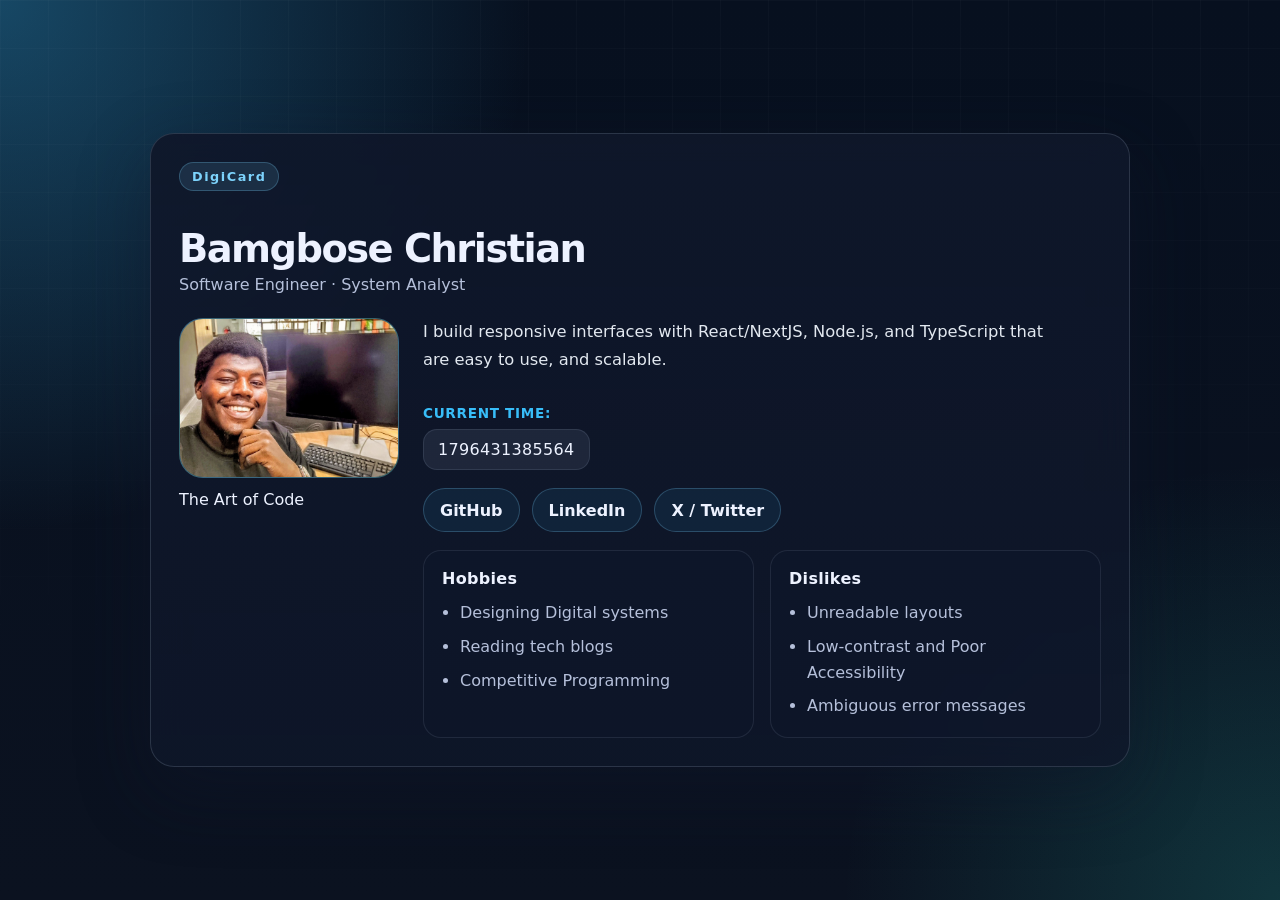
<file: DigiCard/index.html>
<!DOCTYPE html>
<html lang="en">
<head>
    <meta charset="UTF-8">
    <meta name="viewport" content="width=device-width, initial-scale=1.0">
    <title>DigiCard | Digital Profile Card</title>
    <link rel="stylesheet" href="styles.css">
</head>

    <body>
        <main class="page-shell" data-test-id="test-page-shell">
            <article class="profile-card" data-testid="test-profile-card" aria-label="DigiCard profile card">
            <div class="profile-card__brand" data-testid="test-brand-label">DigiCard</div>


            <header class="profile-card__header" data-testid="test-profile-header">
                <h2 class="profile-card__name" data-testid="test-user-name">Bamgbose Christian</h2>
                <p class="profile-card__role" data-testid="test-user-role">Software Engineer · System Analyst</p>
            </header>

            <section class="profile-card__figure" data-testid="test-user-figure">
                <img
                    class="profile-card__avatar"
                    data-testid="test-user-avatar"
                    src="public\mypfp.jpg"
                    alt="Bamgbose Christian, the DigiCard profile owner"
                    width="160"
                    height="160"
                >
                <caption class="profile-card__caption" data-testid="test-user-avatar-caption">The Art of Code</figcaption>
            </section>

                <section class="profile-card__body" data-testid="test-profile-body">
                    <p class="profile-card__bio" data-testid="test-user-bio">
                        I build responsive interfaces with React/NextJS, Node.js, and TypeScript that are easy to use, and scalable.
                    </p>


                    <p class="profile-card__time-label" data-testid="test-user-time-label">Current time:</p>
                    <time class="profile-card__time" data-testid="test-user-time" aria-live="polite" aria-atomic="true"></time>


                    <nav class="profile-card__socials" data-testid="test-user-social-links" aria-label="Bamgbose Christian social links">
                        <a class="profile-card__link" data-testid="test-user-social-github" href="https://github.com/C-J7" target="_blank" rel="noopener noreferrer">GitHub</a>
                        <a class="profile-card__link" data-testid="test-user-social-linkedin" href="https://www.linkedin.com/in/christian-bamgbose/" target="_blank" rel="noopener noreferrer">LinkedIn</a>
                        <a class="profile-card__link" data-testid="test-user-social-twitter" href="https://x.com/" target="_blank" rel="noopener noreferrer">X / Twitter</a>
                    </nav>


                    <section class="profile-card__lists" data-testid="test-user-lists">
                        <section class="profile-card__list-block" data-testid="test-user-hobbies-section" aria-labelledby="hobbies-title">
                            <h3 class="profile-card__section-title" id="hobbies-title" data-testid="test-user-hobbies-title">Hobbies</h3>
                            <ul class="profile-card__list" data-testid="test-user-hobbies">
                                <li class="profile-card__list-item" data-testid="test-user-hobby-1">Designing Digital systems</li>
                                <li class="profile-card__list-item" data-testid="test-user-hobby-2">Reading tech blogs</li>
                                <li class="profile-card__list-item" data-testid="test-user-hobby-3">Competitive Programming</li>
                            </ul>
                        </section>


                        <section class="profile-card__list-block" data-testid="test-user-dislikes-section" aria-labelledby="dislikes-title">
                            <h3 class="profile-card__section-title" id="dislikes-title" data-testid="test-user-dislikes-title">Dislikes</h3>
                            <ul class="profile-card__list" data-testid="test-user-dislikes">
                                <li class="profile-card__list-item" data-testid="test-user-dislike-1">Unreadable layouts</li>
                                <li class="profile-card__list-item" data-testid="test-user-dislike-2">Low-contrast and Poor Accessibility</li>
                                <li class="profile-card__list-item" data-testid="test-user-dislike-3">Ambiguous error messages</li>
                            </ul>
                        </section>
                    </section>
                </section>
            </article>
        </main>

        <script src="index.js"></script>
    </body>
</html>
</file>
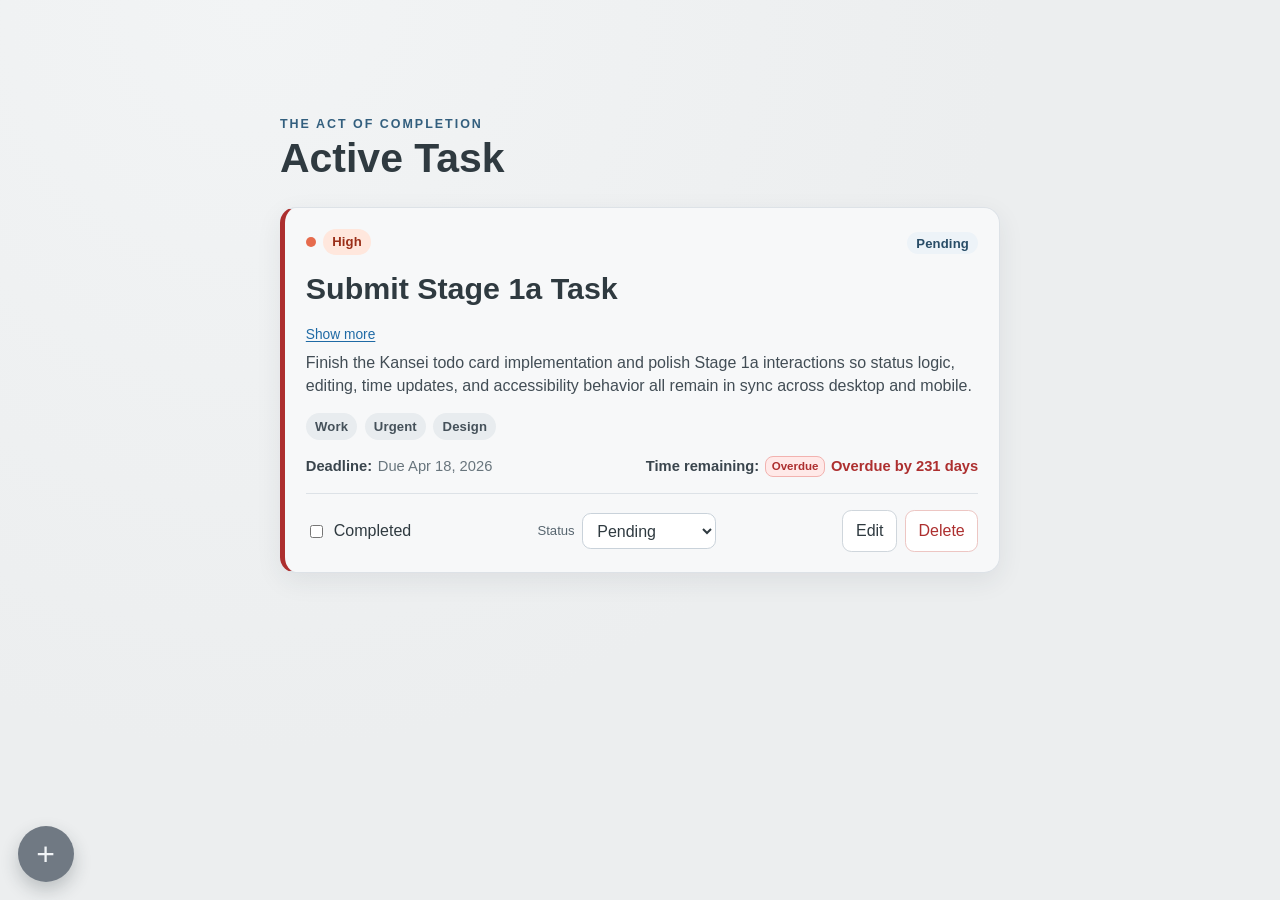
<file: Kansei_todoApp/index.html>
<!DOCTYPE html>
<html lang="en">
<head>
    <meta charset="UTF-8">
    <meta name="viewport" content="width=device-width, initial-scale=1.0">
    <title>Kansei - Todo App</title>
    <link rel="stylesheet" href="styles.css">
</head>
<body>
    <main class="main-content">
        <section aria-labelledby="active-task-heading" class="content-area">
            <p class="section-kicker">THE ACT OF COMPLETION</p>
            <h1 id="active-task-heading">Active Task</h1>

            <article data-testid="test-todo-card" id="todo-card" class="todo-card status-pending priority-high" aria-label="Todo task card">
                <header class="todo-card-header">
                    <div class="priority-wrap">
                        <span data-testid="test-todo-priority-indicator" id="todo-priority-indicator" class="priority-indicator" aria-hidden="true"></span>
                        <span data-testid="test-todo-priority" id="todo-priority" class="badge priority" aria-label="Task priority">High</span>
                    </div>

                    <div class="status-wrap">
                        <span data-testid="test-todo-status" id="todo-status" class="status" aria-label="Task status">Pending</span>
                    </div>
                </header>

                <h2 data-testid="test-todo-title" id="todo-title">Submit Stage 1a Task</h2>

                <div class="description-ctn">
                    <button
                        data-testid="test-todo-expand-toggle"
                        id="todo-expand-toggle"
                        class="expand-toggle"
                        type="button"
                        tabindex="3"
                        aria-expanded="false"
                        aria-controls="todo-collapsible-section"
                    >
                        Show more
                    </button>
                    <div
                        data-testid="test-todo-collapsible-section"
                        id="todo-collapsible-section"
                        class="collapsible-section is-collapsed"
                    >
                        <p data-testid="test-todo-description" id="todo-description">
                            Finish the Kansei todo card implementation and polish Stage 1a interactions so status logic, editing, time updates,
                            and accessibility behavior all remain in sync across desktop and mobile.
                        </p>
                    </div>
                </div>

                <ul data-testid="test-todo-tags" id="todo-tags" role="list" class="tag-list" aria-label="Task tags">
                    <li data-testid="test-todo-tag-work" class="tag">Work</li>
                    <li data-testid="test-todo-tag-urgent" class="tag">Urgent</li>
                    <li class="tag">Design</li>
                </ul>

                <div class="todo-card-meta">
                    <p>
                        <strong>Deadline:</strong>
                        <time data-testid="test-todo-due-date" id="todo-due-date" datetime="2026-04-16T12:00:00.000Z">Due Apr 16, 2026</time>
                    </p>
                    <p aria-live="polite" class="time-container" id="todo-time-container">
                        <strong>Time remaining:</strong>
                        <span data-testid="test-todo-overdue-indicator" id="todo-overdue-indicator" class="overdue-badge hidden">Overdue</span>
                        <time data-testid="test-todo-time-remaining" id="todo-time-remaining">Due in 2 days</time>
                    </p>
                </div>

                <footer class="todo-card-actions" aria-label="Task actions">
                    <div class="todo-complete-wrap">
                        <input
                            data-testid="test-todo-complete-toggle"
                            id="todo-complete-toggle"
                            type="checkbox"
                            tabindex="1"
                            aria-label="Mark task as complete"
                        >
                        <label for="todo-complete-toggle">Completed</label>
                    </div>

                    <div class="status-control-wrap">
                        <label for="todo-status-control">Status</label>
                        <select data-testid="test-todo-status-control" id="todo-status-control" class="status-control" tabindex="2" aria-label="Status control">
                            <option value="Pending">Pending</option>
                            <option value="In Progress">In Progress</option>
                            <option value="Done">Done</option>
                        </select>
                    </div>

                    <div class="action-buttons">
                        <button data-testid="test-todo-edit-button" id="todo-edit-button" type="button" tabindex="4" aria-label="Edit task">
                            Edit
                        </button>
                        <button data-testid="test-todo-delete-button" id="todo-delete-button" type="button" tabindex="5" aria-label="Delete task">
                            Delete
                        </button>
                    </div>
                </footer>
            </article>
        </section>
    </main>

    <!-- Edit Section -->
    <div id="edit-modal" class="edit-modal hidden" role="dialog" aria-labelledby="edit-modal-title" aria-hidden="true">
        <div class="edit-modal-backdrop"></div>
        <div class="edit-modal-content">
            <div class="edit-modal-header">
                <h2 id="edit-modal-title">Edit Task</h2>
                <button id="modal-close-button" class="modal-close-btn" type="button" aria-label="Close edit modal">
                    <span aria-hidden="true">×</span>
                </button>
            </div>

            <form data-testid="test-todo-edit-form" id="todo-edit-form" class="edit-form-modal">
                <div class="form-group">
                    <label for="todo-edit-title-input">Title</label>
                    <input data-testid="test-todo-edit-title-input" id="todo-edit-title-input" type="text" required>
                </div>

                <div class="form-group">
                    <label for="todo-edit-description-input">Description</label>
                    <textarea data-testid="test-todo-edit-description-input" id="todo-edit-description-input" rows="4" required></textarea>
                </div>

                <div class="form-row">
                    <div class="form-group">
                        <label for="todo-edit-priority-select">Priority</label>
                        <select data-testid="test-todo-edit-priority-select" id="todo-edit-priority-select">
                            <option value="Low">Low</option>
                            <option value="Medium">Medium</option>
                            <option value="High">High</option>
                        </select>
                    </div>

                    <div class="form-group">
                        <label for="todo-edit-due-date-input">Due Date</label>
                        <input data-testid="test-todo-edit-due-date-input" id="todo-edit-due-date-input" type="datetime-local" required>
                    </div>
                </div>

                <div class="edit-actions">
                    <button data-testid="test-todo-cancel-button" id="todo-cancel-button" type="button">Cancel</button>
                    <button data-testid="test-todo-save-button" id="todo-save-button" class="primary-btn" type="submit">Save</button>
                </div>
            </form>
        </div>
    </div>

    <button data-testid="test-todo-add-tasks" id="todo-add-tasks" class="fab-add-task" type="button" aria-label="Add new task">
        <span aria-hidden="true">+</span>
    </button>

    <script src="index.js"></script>
</body>
</html>
</file>
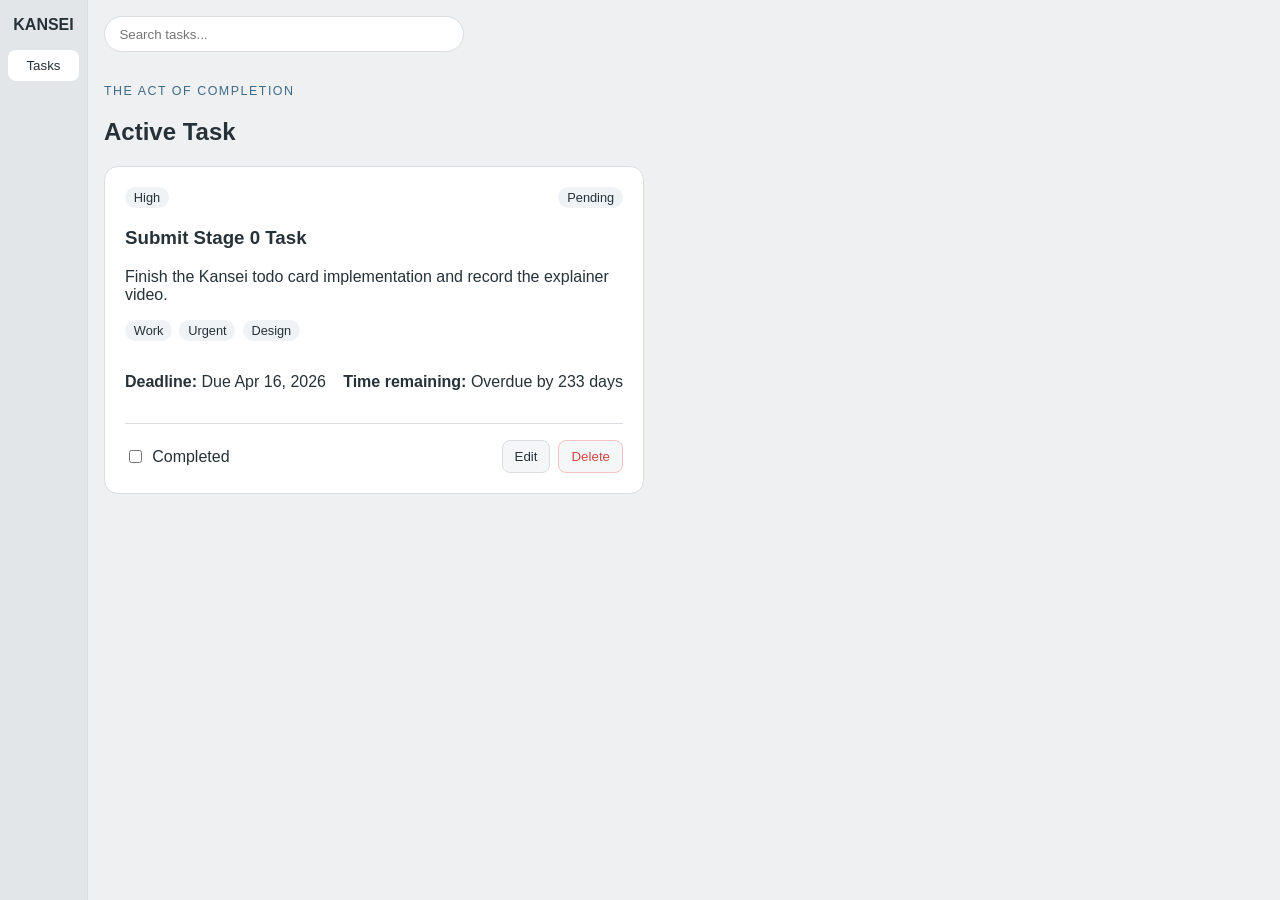
<file: Stage0/Kansei_todoApp/index.html>
<html>
<head>
    <meta charset="UTF-8">
    <meta name="viewport" content="width=device-width, initial-scale=1.0">
    <title>Kansei - Todo App</title>
    <link rel="stylesheet" href="styles.css">
</head>
<body>
    <div class="app-shell">
        <aside class="sidebar" aria-label="Primary">
            <h1 class="brand">KANSEI</h1>
            <nav>
                <ul role="list" class="nav-list">
                    <li><button type="button" class="nav-item is-active" aria-current="page">Tasks</button></li>
                </ul>
            </nav>
        </aside>

        <main class="main-content">
            <header class="top-bar">
                <label for="task-search" class="sr-only">Search tasks</label>
                <input id="task-search" type="search" placeholder="Search tasks..." />
            </header>

            <section aria-labelledby="active-task-heading" class="content-area">
                <p class="section-kicker">THE ACT OF COMPLETION</p>
                <h2 id="active-task-heading">Active Task</h2>

                <article data-testid="test-todo-card" class="todo-card" aria-label="Todo task card">
                    <header class="todo-card-header">
                        <span data-testid="test-todo-priority" id="todo-priority" class="badge priority" aria-label="Task priority">High</span>
                        <span data-testid="test-todo-status" id="todo-status" class="status" aria-label="Task status">Pending</span>
                    </header>

                    <h3 data-testid="test-todo-title" id="todo-title">Submit Stage 0 Task</h3>

                    <p data-testid="test-todo-description" id="todo-description">
                        Finish the Kansei todo card implementation and record the explainer video.
                    </p>

                    <ul data-testid="test-todo-tags" id="todo-tags" role="list" class="tag-list" aria-label="Task tags">
                        <li data-testid="test-todo-tag-work" class="tag">Work</li>
                        <li data-testid="test-todo-tag-urgent" class="tag">Urgent</li>
                        <li class="tag">Design</li>
                    </ul>

                    <div class="todo-card-meta">
                        <p>
                            <strong>Deadline:</strong>
                            <time data-testid="test-todo-due-date" id="todo-due-date" datetime="2026-04-16T12:00:00.000Z">Due Apr 16, 2026</time>
                        </p>
                        <p aria-live="polite">
                            <strong>Time remaining:</strong>
                            <time data-testid="test-todo-time-remaining" id="todo-time-remaining">Due in 3 days</time>
                        </p>
                    </div>

                    <footer class="todo-card-actions">
                        <div class="todo-complete-wrap">
                            <input
                                data-testid="test-todo-complete-toggle"
                                id="todo-complete-toggle"
                                type="checkbox"
                                aria-label="Mark task as complete"
                            />
                            <label for="todo-complete-toggle">Completed</label>
                        </div>

                        <div class="action-buttons">
                            <button data-testid="test-todo-edit-button" id="todo-edit-button" type="button" aria-label="Edit task">
                                Edit
                            </button>
                            <button data-testid="test-todo-delete-button" id="todo-delete-button" type="button" aria-label="Delete task">
                                Delete
                            </button>
                        </div>
                    </footer>
                </article>
            </section>
        </main>
    </div>
    <script src="index.js"></script>
</body>

</html>
</file>
<file: DigiCard/styles.css>
/* DigiCard Styles*/
:root {
    color-scheme: light;
    --bg: #0b1220;
    --bg-soft: #111b2e;
    --card: rgba(15, 23, 42, 0.88);
    --card-border: rgba(148, 163, 184, 0.22);
    --text: #edf2ff;
    --muted: #b5c0da;
    --accent: #7dd3fc;
    --accent-strong: #38bdf8;
    --shadow: 0 24px 70px rgba(15, 23, 42, 0.45);
    --radius: 24px;
}

* {
    box-sizing: border-box;
}


html {
    min-height: 100%;
}



body {
    margin: 0;
    min-height: 100vh;
    font-family: Inter, ui-sans-serif, system-ui, -apple-system, BlinkMacSystemFont, "Segoe UI", sans-serif;
    color: var(--text);
    background:
        radial-gradient(circle at top left, rgba(56, 189, 248, 0.32), transparent 34%),
        radial-gradient(circle at bottom right, rgba(45, 212, 191, 0.18), transparent 28%),
        linear-gradient(180deg, #07101f 0%, #0b1220 100%);
}

body::before {
    content: "";
    position: fixed;
    inset: 0;
    pointer-events: none;
    background-image: linear-gradient(rgba(255, 255, 255, 0.03) 1px, transparent 1px), linear-gradient(90deg, rgba(255, 255, 255, 0.03) 1px, transparent 1px);
    background-size: 48px 48px;
    mask-image: linear-gradient(180deg, rgba(0, 0, 0, 0.7), transparent 90%);
}



.page-shell {
    min-height: 100vh;
    display: grid;
    place-items: center;
    padding: 24px;
}


.profile-card {
    width: min(100%, 980px);
    display: grid;
    grid-template-columns: 220px minmax(0, 1fr); 
    gap: 24px;
    padding: 28px;
    border: 1px solid var(--card-border);
    border-radius: var(--radius);
    background: linear-gradient(180deg, rgba(15, 23, 42, 0.94), rgba(15, 23, 42, 0.82));
    box-shadow: var(--shadow);
    backdrop-filter: blur(18px);
}



.profile-card__brand {
    grid-column: 1 / -1;
    display: inline-flex;
    align-self: start;
    width: fit-content;
    padding: 6px 12px;
    border-radius: 50px;
    background: rgba(125, 211, 252, 0.12);
    border: 1px solid rgba(125, 211, 252, 0.24);
    color: var(--accent);
    font-size: 0.8rem;
    font-weight: 700;
    letter-spacing: 0.12em;
    /* text-transform: uppercase; */
}


.profile-card__header {
    grid-column: 1 / -1;
}


.profile-card__name {
    margin: 14px 0 6px;
    font-size: clamp(2rem, 3vw, 3rem);
    line-height: 1.05;
    letter-spacing: -0.04em;
}


.profile-card__role {
    margin: 0;
    color: var(--muted);
    font-size: 1rem;
}


.profile-card__figure {
    margin: 0;
    display: flex;
    flex-direction: column;
    gap: 12px;
    align-self: start;
}


.profile-card__avatar {
    width: 100%;
    max-width: 400px;
    aspect-ratio: 1;
    border-radius: 24px;
    object-fit: cover;
    border: 1px solid rgba(255, 255, 255, 0.14);
    background: linear-gradient(135deg, rgba(56, 189, 248, 0.34), rgba(45, 212, 191, 0.28));
    box-shadow: inset 0 1px 0 rgba(255, 255, 255, 0.12);
}


.profile-card__caption {
    color: var(--muted);
    font-size: 0.94rem;
}


.profile-card__time-label {
    color: var(--accent-strong);
    font-size: 0.85rem;
    font-weight: 700;
    text-transform: uppercase;
    letter-spacing: 0.05em;
    margin-bottom: -10px;
    display: block;
}


.profile-card__body {
    min-width: 0;
    display: grid;
    gap: 18px;
}


.profile-card__bio {
    margin: 0;
    color: #e2e8f0;
    line-height: 1.7;
    font-size: 1.02rem;
    max-width: 60ch;
}


.profile-card__time {
    display: inline-flex;
    width: fit-content;
    align-items: center;
    padding: 10px 14px;
    border-radius: 14px;
    background: rgba(148, 163, 184, 0.12);
    border: 1px solid rgba(148, 163, 184, 0.16);
    color: var(--text);
    font-variant-numeric: tabular-nums;
    font-size: 1rem;
    letter-spacing: 0.02em;
}


.profile-card__socials {
    display: flex;
    flex-wrap: wrap;
    gap: 12px;
}


.profile-card__link {
    display: inline-flex;
    align-items: center;
    justify-content: center;
    min-height: 44px;
    padding: 0 16px;
    border-radius: 999px;
    border: 1px solid rgba(125, 211, 252, 0.24);
    background: rgba(56, 189, 248, 0.08);
    color: var(--text);
    text-decoration: none;
    font-weight: 600;
    transition: transform 0.2s ease, border-color 0.2s ease, background-color 0.2s ease;
}


.profile-card__link:hover {
    transform: translateY(-1px);
    border-color: rgba(125, 211, 252, 0.45);
    background: rgba(56, 189, 248, 0.16);
}


.profile-card__link:focus-visible {
    outline: 3px solid var(--accent);
    outline-offset: 3px;
}



.profile-card__lists {
    display: grid;
    grid-template-columns: repeat(2, minmax(0, 1fr));
    gap: 16px;
}


.profile-card__list-block {
    padding: 18px;
    border-radius: 18px;
    border: 1px solid rgba(148, 163, 184, 0.14);
    background: rgba(15, 23, 42, 0.5);
}


.profile-card__section-title {
    margin: 0 0 12px;
    font-size: 1rem;
    letter-spacing: 0.02em;
}


.profile-card__list {
    margin: 0;
    padding-left: 18px;
    color: var(--muted);
    line-height: 1.6;
}


.profile-card__list-item + .profile-card__list-item {
    margin-top: 8px;
}




.container {
    max-width: 800px;
    margin: 0 auto;
    padding: 20px;
}

h1 {
    color: #333;
}

p {
    color: #666;
}

.btn {
    display: inline-block;
    background-color: #007bff;
    color: #fff;
    text-decoration: none;
    padding: 10px 20px;
    border-radius: 5px;
}





@media (max-width: 780px) {
    .profile-card {
        grid-template-columns: 1fr;
        padding: 20px;
    }


    .profile-card__avatar {
        max-width: 100%;
    }


    .profile-card__lists {
        grid-template-columns: 1fr;
    }
}


@media (max-width: 480px) {
    .page-shell {
        padding: 14px;
    }


    .profile-card {
        gap: 20px;
        border-radius: 20px;
    }


    .profile-card__name {
        font-size: 1.8rem;
    }


    .profile-card__link {
        width: 100%;
    }
}
</file>
<file: Kansei_todoApp/styles.css>
:root {
    --bg: #eceeef;
    --surface: #f7f8f9;
    --surface-strong: #ffffff;
    --text: #2f3a40;
    --muted: #68757d;
    --line: #dde2e7;
    --focus: #1f6aa5;
    --danger: #ad2f2f;
    --danger-soft: #ffe9e8;
    --pending: #335f7e;
    --progress: #8a641f;
    --done: #57705f;
    --priority-high: #e66b4d;
    --priority-medium: #f2a444;
    --priority-low: #5fa56b;
    --fab: #707983;
    --fab-hover: #616b75;
}

* {
    box-sizing: border-box;
}

html,
body {
    margin: 0;
    min-height: 100%;
}

body {
    font-family: "Segoe UI", Tahoma, Geneva, Verdana, sans-serif;
    color: var(--text);
    background: radial-gradient(circle at 20% 0%, #f2f4f5, var(--bg) 55%);
    line-height: 1.45;
}

.main-content {
    min-height: 100vh;
    padding: clamp(1rem, 3vw, 2.4rem);
    display: flex;
    justify-content: center;
}

.content-area {
    width: min(100%, 720px);
    margin-top: clamp(1rem, 6vw, 8rem);
}

.section-kicker {
    margin: 0;
    color: var(--pending);
    letter-spacing: 0.16em;
    font-size: 0.78rem;
    font-weight: 700;
}

#active-task-heading {
    margin: 0.2rem 0 1.6rem;
    font-size: clamp(1.8rem, 3.2vw, 2.6rem);
    line-height: 1.1;
}

.todo-card {
    background: var(--surface);
    border: 1px solid var(--line);
    border-radius: 1rem;
    padding: clamp(1rem, 2vw, 1.3rem);
    box-shadow: 0 8px 26px rgba(33, 52, 62, 0.08);
    overflow-wrap: anywhere;
    transition: border-color 120ms ease, box-shadow 120ms ease;
}

.todo-card-header,
.todo-card-meta,
.todo-card-actions {
    display: flex;
    align-items: center;
    justify-content: space-between;
    gap: 0.8rem;
    flex-wrap: wrap;
}

.priority-wrap {
    display: inline-flex;
    align-items: center;
    gap: 0.45rem;
}

.priority-indicator {
    width: 0.62rem;
    height: 0.62rem;
    border-radius: 50%;
    display: inline-block;
}

.badge,
.status,
.tag {
    font-size: 0.82rem;
    font-weight: 700;
    padding: 0.22rem 0.58rem;
    border-radius: 999px;
    letter-spacing: 0.01em;
}

.badge {
    color: #272f35;
    background: #eef1f4;
}

.status {
    background: #edf3f8;
    color: #294d67;
}

#todo-title {
    margin: 0.9rem 0;
    font-size: clamp(1.2rem, 2.4vw, 1.9rem);
    line-height: 1.25;
}

.description-ctn {
    margin-top: 0.2rem;
}

.collapsible-section {
    overflow: hidden;
}

.collapsible-section.is-collapsed {
    max-height: 3.2rem;
}

#todo-description {
    margin: 0;
    color: #424d55;
}

.expand-toggle {
    border: 0;
    background: transparent;
    color: var(--focus);
    font-size: 0.86rem;
    text-decoration: underline;
    text-underline-offset: 2px;
    padding: 0;
    margin-bottom: 0.4rem;
    cursor: pointer;
}

.tag-list {
    list-style: none;
    margin: 1rem 0;
    padding: 0;
    display: flex;
    gap: 0.45rem;
    flex-wrap: wrap;
}

.tag {
    background: #e8ecef;
    color: #45515a;
    font-weight: 600;
}

.todo-card-meta {
    margin-top: 0.2rem;
}

.todo-card-meta p {
    margin: 0;
    display: inline-flex;
    align-items: center;
    gap: 0.36rem;
    color: var(--muted);
    font-size: 0.92rem;
}

.todo-card-meta strong {
    color: #3a454d;
}

.time-container {
    gap: 0.45rem;
}

.overdue-badge {
    font-size: 0.72rem;
    font-weight: 700;
    color: var(--danger);
    background: var(--danger-soft);
    border: 1px solid #f2b2af;
    border-radius: 0.5rem;
    padding: 0.1rem 0.36rem;
}

.todo-card-actions {
    margin-top: 1rem;
    padding-top: 1rem;
    border-top: 1px solid var(--line);
}

.todo-complete-wrap {
    display: inline-flex;
    align-items: center;
    gap: 0.5rem;
}

.status-control-wrap {
    display: inline-flex;
    align-items: center;
    gap: 0.45rem;
}

.status-control-wrap label {
    font-size: 0.82rem;
    color: #57656f;
}

.status-control,
.form-group input,
.form-group select,
.form-group textarea {
    min-height: 2.2rem;
    border: 1px solid #c9d2da;
    border-radius: 0.55rem;
    background: var(--surface-strong);
    color: var(--text);
    font: inherit;
    padding: 0.48rem 0.65rem;
}

.status-control {
    min-width: 8.4rem;
}

.action-buttons {
    display: inline-flex;
    align-items: center;
    gap: 0.5rem;
}

button {
    border: 1px solid #cfd6dc;
    background: var(--surface-strong);
    color: var(--text);
    border-radius: 0.58rem;
    cursor: pointer;
    font: inherit;
    padding: 0.5rem 0.78rem;
}

#todo-delete-button {
    border-color: #edc6c3;
    color: var(--danger);
}

button:hover,
.status-control:hover,
.form-group input:hover,
.form-group select:hover,
.form-group textarea:hover {
    border-color: #9db3c3;
}

button:focus-visible,
input:focus-visible,
textarea:focus-visible,
select:focus-visible {
    outline: 3px solid color-mix(in srgb, var(--focus), white 26%);
    outline-offset: 2px;
}

.edit-form {
    margin-top: 1rem;
    border-top: 1px solid var(--line);
    padding-top: 1rem;
    display: grid;
    gap: 0.9rem;
}

.form-group {
    display: grid;
    gap: 0.32rem;
}

.form-group label {
    font-size: 0.86rem;
    color: #4a565f;
    font-weight: 600;
}

.form-row {
    display: grid;
    grid-template-columns: repeat(2, minmax(0, 1fr));
    gap: 0.8rem;
}

.form-group textarea {
    resize: vertical;
    min-height: 6.2rem;
}

.edit-actions {
    display: flex;
    justify-content: flex-end;
    gap: 0.58rem;
}

.primary-btn {
    background: var(--focus);
    border-color: var(--focus);
    color: #f9fcff;
}

.hidden {
    display: none;
}

.is-completed {
    text-decoration: line-through;
    color: #667078;
}

.todo-card.status-in-progress {
    border-left: 5px solid var(--progress);
}

.todo-card.status-done {
    border-left: 5px solid var(--done);
    opacity: 0.9;
}

.todo-card.status-done .status {
    color: #2e5441;
    background: #e5f1e9;
}

.todo-card.status-overdue {
    border-left: 5px solid var(--danger);
}

.todo-card .priority-high {
    background: #ffe7dd;
    color: #9a2e18;
}

.todo-card .priority-medium {
    background: #fff0de;
    color: #8b5a16;
}

.todo-card .priority-low {
    background: #e8f5ea;
    color: #2f6f3b;
}

.todo-card .priority-indicator.high {
    background: var(--priority-high);
}

.todo-card .priority-indicator.medium {
    background: var(--priority-medium);
}

.todo-card .priority-indicator.low {
    background: var(--priority-low);
}

.time-container.is-overdue #todo-time-remaining {
    color: var(--danger);
    font-weight: 700;
}

.fab-add-task {
    position: fixed;
    left: 1.1rem;
    bottom: 1.1rem;
    width: 56px;
    height: 56px;
    border: 0;
    border-radius: 50%;
    background: var(--fab);
    color: #f1f4f7;
    display: flex;
    align-items: center;
    justify-content: center;
    font-size: 2rem;
    line-height: 1;
    box-shadow: 0 8px 18px rgba(34, 45, 52, 0.24);
    z-index: 1000;
    transition: transform 120ms ease, background-color 120ms ease;
}

.fab-add-task:hover {
    background: var(--fab-hover);
    transform: translateY(-1px);
}

.fab-add-task:active {
    transform: translateY(0);
}

.fab-add-task span {
    display: flex;
    align-items: center;
    justify-content: center;
    height: 100%;
}

/* Edit Modal Styles */
.edit-modal {
    position: fixed;
    top: 0;
    left: 0;
    width: 100%;
    height: 100%;
    z-index: 2000;
    display: flex;
    align-items: center;
    justify-content: center;
    opacity: 1;
    transition: opacity 200ms ease;
}

.edit-modal.hidden {
    display: none;
    opacity: 0;
}

.edit-modal-backdrop {
    position: absolute;
    top: 0;
    left: 0;
    width: 100%;
    height: 100%;
    background: rgba(0, 0, 0, 0.48);
    z-index: -1;
}

.edit-modal-content {
    background: var(--surface-strong);
    border-radius: 1rem;
    box-shadow: 0 24px 64px rgba(0, 0, 0, 0.24);
    width: min(100%, 520px);
    max-height: 90vh;
    overflow-y: auto;
    padding: 0;
}

.edit-modal-header {
    display: flex;
    align-items: center;
    justify-content: space-between;
    padding: 1.4rem 1.3rem 1rem;
    border-bottom: 1px solid var(--line);
}

.edit-modal-header h2 {
    margin: 0;
    font-size: 1.4rem;
    color: var(--text);
}

.modal-close-btn {
    border: 0;
    background: transparent;
    font-size: 1.8rem;
    color: var(--muted);
    cursor: pointer;
    padding: 0;
    width: 2rem;
    height: 2rem;
    display: flex;
    align-items: center;
    justify-content: center;
}

.modal-close-btn:hover {
    color: var(--text);
}

.edit-form-modal {
    display: grid;
    gap: 1rem;
    padding: 1.3rem;
}

.edit-form-modal .form-group {
    display: grid;
    gap: 0.32rem;
}

.edit-form-modal .form-group label {
    font-size: 0.86rem;
    color: #4a565f;
    font-weight: 600;
}

.edit-form-modal .form-group input,
.edit-form-modal .form-group select,
.edit-form-modal .form-group textarea {
    min-height: 2.2rem;
    border: 1px solid #c9d2da;
    border-radius: 0.55rem;
    background: var(--surface);
    color: var(--text);
    font: inherit;
    padding: 0.48rem 0.65rem;
}

.edit-form-modal .form-group textarea {
    resize: vertical;
    min-height: 6.2rem;
}

.edit-form-modal .form-row {
    display: grid;
    grid-template-columns: repeat(2, minmax(0, 1fr));
    gap: 0.8rem;
}

.edit-form-modal .edit-actions {
    display: flex;
    justify-content: flex-end;
    gap: 0.58rem;
    margin-top: 0.8rem;
}

@media (max-width: 768px) {
    .content-area {
        width: 100%;
        margin-top: 1.8rem;
    }

    .todo-card {
        padding: 1rem;
    }

    .todo-card-header,
    .todo-card-meta,
    .todo-card-actions {
        align-items: flex-start;
    }

    .edit-modal-content {
        width: min(100%, calc(100% - 2rem));
    }

    .edit-form-modal .form-row {
        grid-template-columns: 1fr;
    }
}

@media (max-width: 640px) {
    .todo-card-header,
    .todo-card-meta,
    .todo-card-actions {
        flex-direction: column;
        gap: 0.65rem;
    }

    .status-control-wrap {
        width: 100%;
        justify-content: space-between;
    }

    .status-control {
        flex: 1;
    }

    .action-buttons {
        width: 100%;
    }

    .action-buttons button {
        flex: 1;
    }

    .form-row {
        grid-template-columns: 1fr;
    }

    .fab-add-task {
        width: 52px;
        height: 52px;
        left: 0.85rem;
        bottom: 0.85rem;
    }
}

@media (max-width: 380px) {
    .main-content {
        padding: 0.75rem;
    }

    .todo-card {
        border-radius: 0.82rem;
    }
}
</file>
<file: Stage0/Kansei_todoApp/styles.css>
:root {
	--bg: #eef0f2;
	--surface: #ffffff;
	--text: #263238;
	--muted: #5f6a72;
	--line: #d9dde2;
	--accent: #3f6b88;
	--danger: #d24b43;
}

* {
	box-sizing: border-box;
}

body {
	margin: 0;
	font-family: "Segoe UI", Tahoma, Geneva, Verdana, sans-serif;
	color: var(--text);
	background: var(--bg);
}

.app-shell {
	min-height: 100vh;
	display: grid;
	grid-template-columns: 88px 1fr;
}

.sidebar {
	border-right: 1px solid var(--line);
	padding: 1rem 0.5rem;
	background: #e3e6e9;
}

.brand {
	font-size: 1rem;
	margin: 0 0 1rem;
	text-align: center;
}

.nav-list {
	list-style: none;
	padding: 0;
	margin: 0;
	display: grid;
	gap: 0.5rem;
}

.nav-item {
	width: 100%;
	border: 0;
	background: transparent;
	padding: 0.5rem;
	border-radius: 0.5rem;
}

.nav-item.is-active {
	background: #ffffff;
}

.main-content {
	padding: 1rem;
}

.top-bar input {
	width: min(360px, 100%);
	border: 1px solid var(--line);
	border-radius: 999px;
	padding: 0.6rem 0.9rem;
}

.content-area {
	max-width: 540px;
	margin-top: 2rem;
}

.section-kicker {
	color: var(--accent);
	letter-spacing: 0.12em;
	font-size: 0.78rem;
}

.todo-card {
	background: var(--surface);
	border: 1px solid var(--line);
	border-radius: 0.85rem;
	padding: 1.25rem;
}

.todo-card-header,
.todo-card-actions,
.todo-card-meta {
	display: flex;
	justify-content: space-between;
	gap: 1rem;
	flex-wrap: wrap;
}

.badge,
.status,
.tag {
	font-size: 0.8rem;
	padding: 0.2rem 0.55rem;
	border-radius: 999px;
	background: #f0f3f6;
}

.tag-list {
	display: flex;
	flex-wrap: wrap;
	gap: 0.45rem;
	list-style: none;
	margin: 1rem 0;
	padding: 0;
}

.todo-card-actions {
	margin-top: 1rem;
	border-top: 1px solid var(--line);
	padding-top: 1rem;
}

.todo-complete-wrap {
	display: inline-flex;
	align-items: center;
	gap: 0.45rem;
}

.action-buttons {
	display: inline-flex;
	gap: 0.5rem;
}

button {
	border: 1px solid var(--line);
	background: #f4f6f8;
	color: var(--text);
	padding: 0.5rem 0.75rem;
	border-radius: 0.5rem;
	cursor: pointer;
}

#todo-delete-button {
	border-color: #f3c4c1;
	color: var(--danger);
}

button:focus-visible,
input:focus-visible {
	outline: 3px solid #7cb4d6;
	outline-offset: 2px;
}

.is-completed {
	text-decoration: line-through;
	color: var(--muted);
}

.sr-only {
	position: absolute;
	width: 1px;
	height: 1px;
	padding: 0;
	margin: -1px;
	overflow: hidden;
	clip: rect(0, 0, 0, 0);
	white-space: nowrap;
	border: 0;
}

@media (max-width: 768px) {
	.app-shell {
		grid-template-columns: 1fr;
	}

	.sidebar {
		border-right: 0;
		border-bottom: 1px solid var(--line);
	}

	.content-area {
		max-width: 100%;
	}
}
</file>
